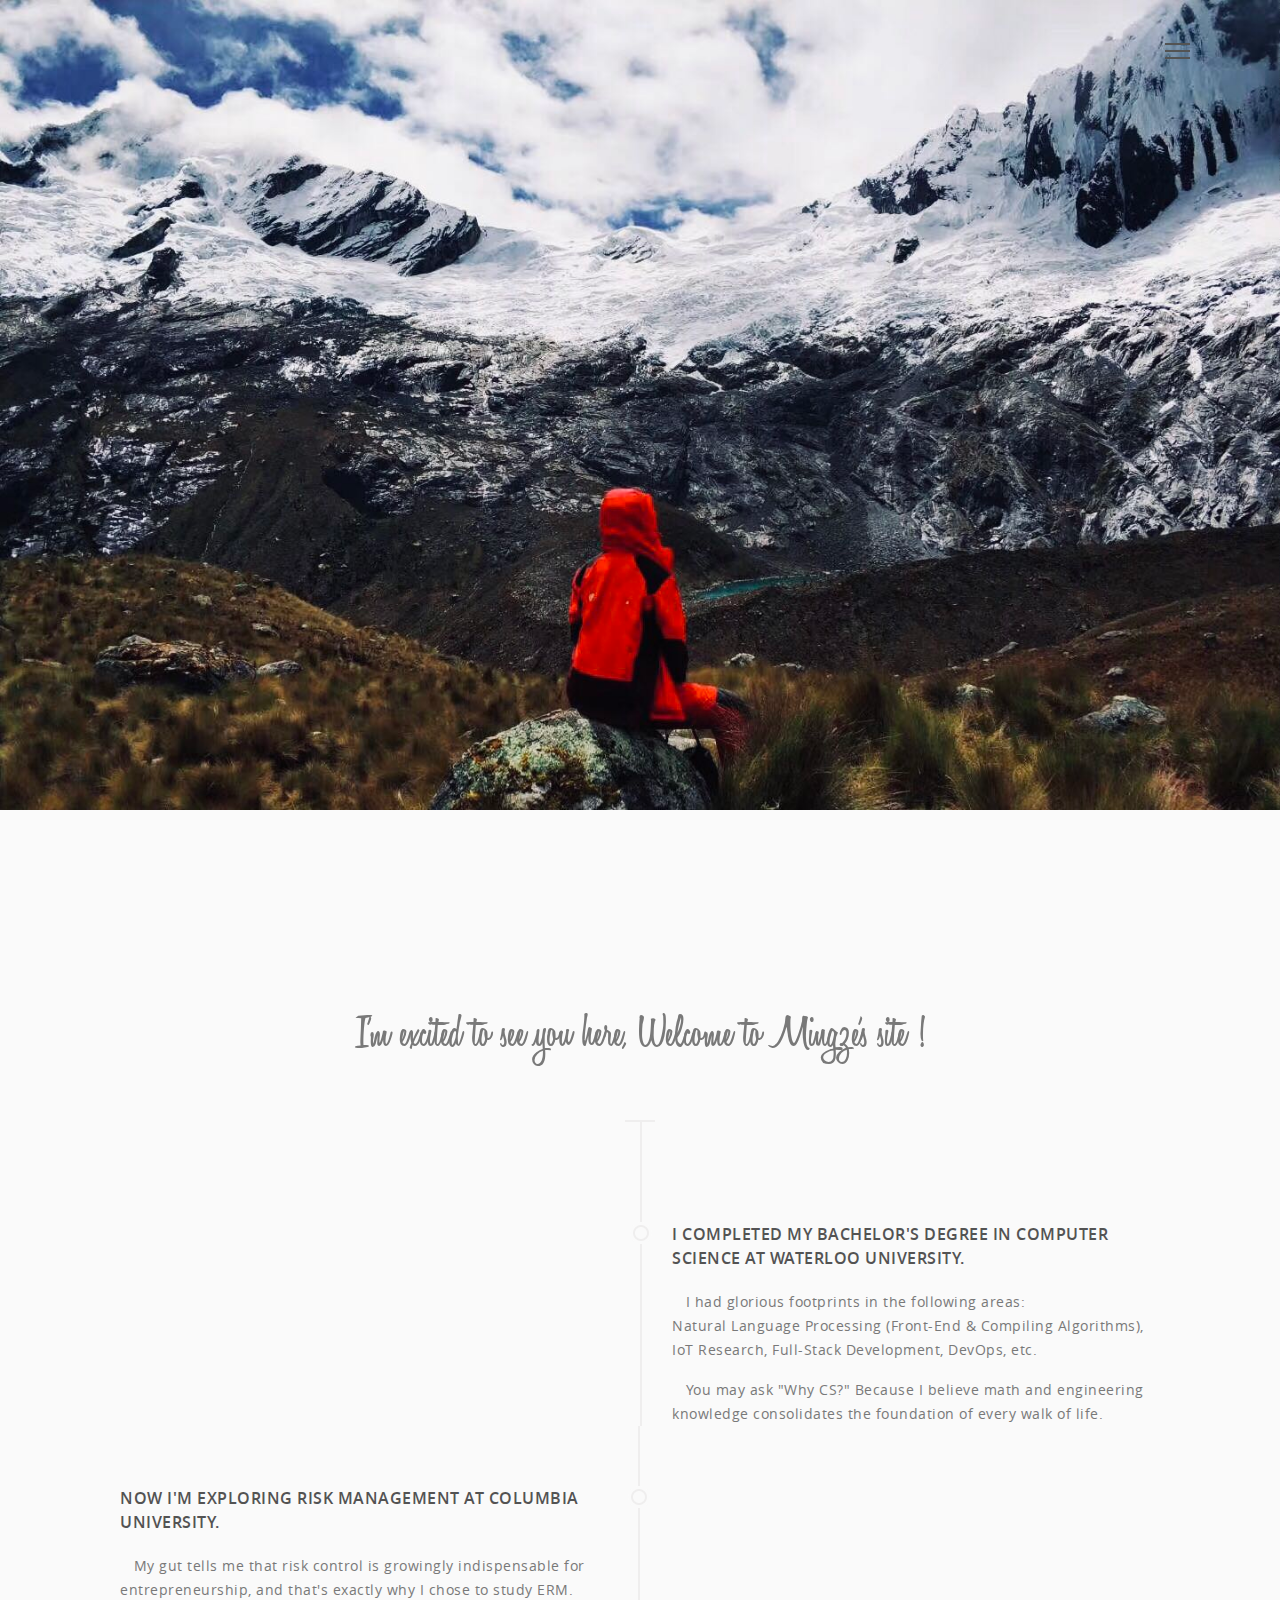
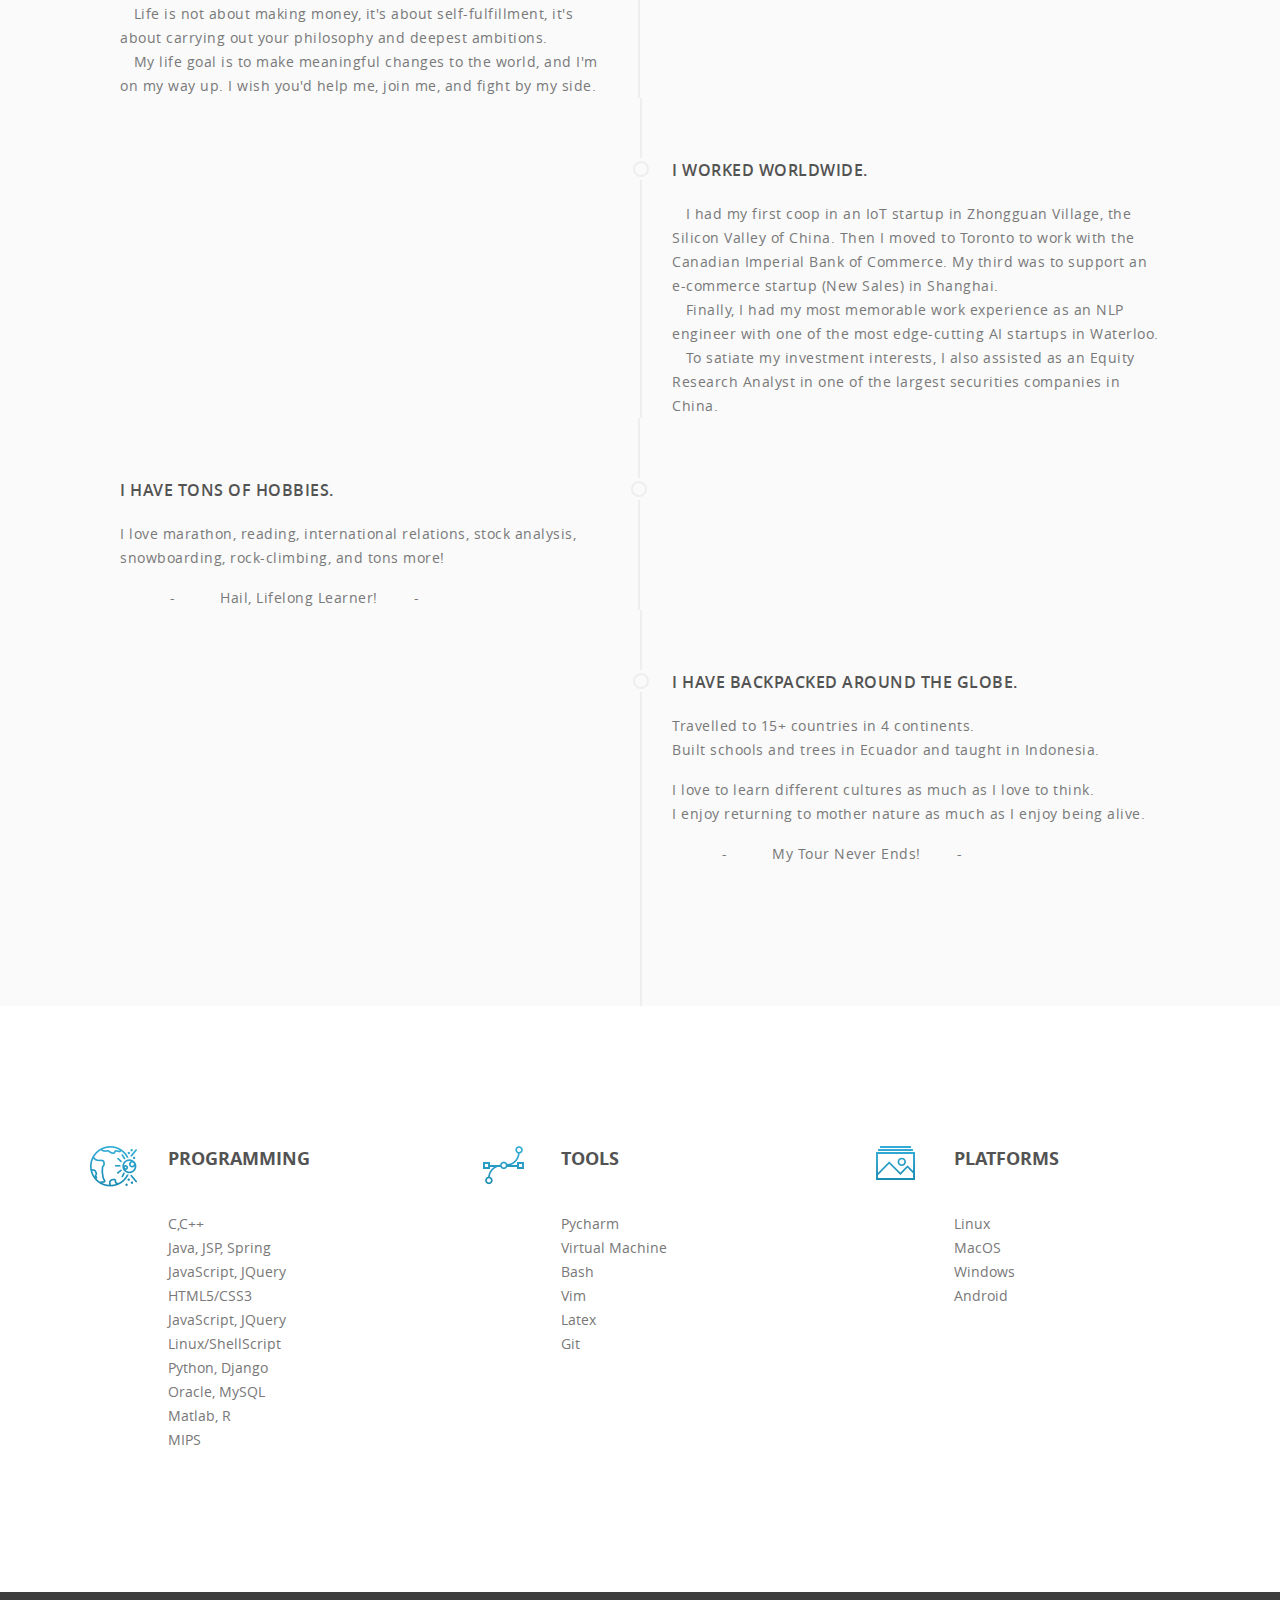
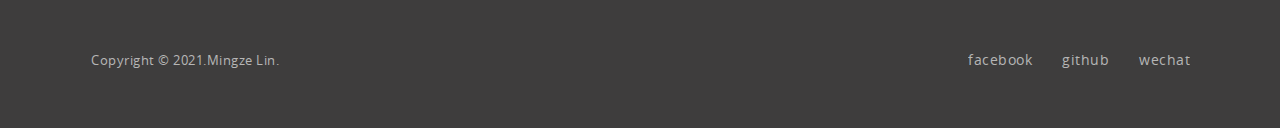
<file: index.html>
<!DOCTYPE html>
<html lang="en">
<head>
<title>Welcome</title>
<meta charset="utf-8">
<meta name="author" content="">
<meta name="description" content=""/>

<link rel="stylesheet" type="text/css" href="css/reset.css">
<link rel="stylesheet" type="text/css" href="css/main.css">

<script type="text/javascript" src="js/jquery.js"></script>
<script type="text/javascript" src="js/easing.js"></script>
<script type="text/javascript" src="js/flexslider.js"></script>
<script type="text/javascript" src="js/scrollTo.js"></script>
<script type="text/javascript" src="js/main.js"></script>
</head>
<body>

<!--  fixed header  -->
<header class="header_fixed">
	<div class="wrapper clearfix">
		<nav class="clearfix">
			<ul>
				<li><h4 onclick="onAbout()">About </h4></li>
				<li><h4 onclick="onPortfolio()">Portfolio </h4></li>
				<li><h4 onclick="onContact()">Contact </h4></li>
			</ul>
			<a href="#" class="hamburger fixed_nav" id="sitcky_menu">
				<span class="top"></span>
				<span class="middle left"></span>
				<span class="middle right"></span>
				<span class="bottom"></span>
			</a>
		</nav>
	</div>
</header><!--  end fixed header  -->


<!--  start billboard  -->
<section class="billboard">

	<!--  hero header  -->
	<header class="hero_header">
		<div class="wrapper clearfix">
			<nav class="clearfix">
				<ul>
					<li><h4 onclick="onAbout()">About </h4></li>
					<li><h4 onclick="onPortfolio()">Portfolio </h4></li>
					<li><h4 onclick="onContact()">Contact </h4></li>
				</ul>
				<a href="#" class="hamburger hero_nav" id="sitcky_menu">
					<span class="top"></span>
					<span class="middle left"></span>
					<span class="middle right"></span>
					<span class="bottom"></span>
				</a>
			</nav>
		</div>
	</header><!--  end hero header  -->

</section><!--  end billboard  -->




<!--  start about  -->
<section class="about" id="about">
	<div class="wrapper clearfix">
		<p class="about_txt">
			I'm excited to see you here,  Welcome to Mingze's site !
		</p>

		<div class="timeline">
			<hr class="hseparator"/>
			<div class="column">
				<div class="right_row first">
					<img src="img/timeline_cercle.png" alt="" title="" class="bullet_point"/>
					<h2>
						I completed my bachelor's degree in Computer Science at Waterloo University.
					</h2>
					<p>&nbsp&nbsp I had glorious footprints in the following areas: </p>
					<p>Natural Language Processing (Front-End & Compiling Algorithms), </p>
					<p>IoT Research, Full-Stack Development, DevOps, etc.</p>
					</br>
					<p>&nbsp&nbsp You may ask "Why CS?" Because I believe math and engineering knowledge consolidates the foundation of every walk of life. </p>
				</div>
			</div>


	<div class="column">
		<div class="left_row">
			<img src="img/timeline_cercle.png" alt="" title="" class="bullet_point"/>
			<h2>Now I'm exploring Risk Management at Columbia University.</h2>
			<p>&nbsp&nbsp My gut tells me that risk control is growingly indispensable for entrepreneurship, and that's exactly why I chose to study ERM. </p>
			<p>&nbsp&nbsp Life is not about making money, it's about self-fulfillment, it's about carrying out your philosophy and deepest ambitions. </p>
			<p>&nbsp&nbsp My life goal is to make meaningful changes to the world, and I'm on my way up. I wish you'd help me, join me, and fight by my side. </p>
		</div>
	</div>




			<div class="column">
				<div class="right_row">
					<img src="img/timeline_cercle.png" alt="" title="" class="bullet_point"/>
					<h2>I worked worldwide.</h2>
					<p>&nbsp&nbsp I had my first coop in an IoT startup in Zhongguan Village, the Silicon Valley of China.
						Then I moved to Toronto to work with the Canadian Imperial Bank of Commerce.
					My third was to support an e-commerce startup (New Sales) in Shanghai.</p>
						<p>
						&nbsp&nbsp Finally, I had my most memorable work experience as an NLP engineer with one of the most edge-cutting AI startups in Waterloo. </p>
						<p> &nbsp&nbsp  To satiate my investment interests, I also assisted as an Equity Research Analyst in one of the largest securities companies in China.</p>

				</div>
			</div>

			<div class="column">
				<div class="left_row">
					<img src="img/timeline_cercle.png" alt="" title="" class="bullet_point"/>
					<h2>I have TONs OF hobbies.</h2>
					<p>I love marathon, reading, international relations, stock analysis, snowboarding, rock-climbing, and tons more!</p>
					</br>
					<p>&nbsp&nbsp &nbsp&nbsp&nbsp&nbsp &nbsp&nbsp - &nbsp&nbsp &nbsp&nbsp &nbsp&nbsp  Hail, Lifelong Learner!  &nbsp&nbsp&nbsp&nbsp&nbsp&nbsp -</p>
				</div>
			</div>

			<div class="column">
				<div class="right_row last">
					<img src="img/timeline_cercle.png" alt="" title="" class="bullet_point"/>
					<h2>I have backpacked around the globe.</h2>
					<p>Travelled to 15+ countries in 4 continents.</p>
					<p>Built schools and trees in Ecuador and taught in Indonesia.</p>
					</br>
					<p>I love to learn different cultures as much as I love to think. </p>
					<p>I enjoy returning to mother nature as much as I enjoy being alive. </p>
				  </br>
					<p>&nbsp&nbsp &nbsp&nbsp&nbsp&nbsp &nbsp&nbsp - &nbsp&nbsp &nbsp&nbsp &nbsp&nbsp  My Tour Never Ends!  &nbsp&nbsp&nbsp&nbsp&nbsp&nbsp -</p>	</div>
			</div>

		</div><!--  end timeline  -->

	</div><!--  end wrapper  -->
</section><!--  end about  -->


<!--  start services  -->
<section class="services" id="services">
	<div class="wrapper clearfix">
		<article>
			<div class="service_icon">
				<img src="img/s1.png" alt="" title=""/>
			</div>
			<div class="service_info">
				<h3 class="service_title">Programming</h3>
				<p class="service_desc">C,C++ </p>
				<p class="service_desc">Java, JSP, Spring</p>
				<p class="service_desc">JavaScript, JQuery </p>
				<p class="service_desc">HTML5/CSS3 </p>
				<p class="service_desc">JavaScript, JQuery </p>
				<p class="service_desc">Linux/ShellScript </p>
				<p class="service_desc">Python, Django</p>
				<p class="service_desc">Oracle, MySQL</p>
				<p class="service_desc">Matlab, R</p>
				<p class="service_desc">MIPS</p>
			</div>
		</article>

		<article>
			<div class="service_icon">
				<img src="img/s2.png" alt="" title=""/>
			</div>
			<div class="service_info">
				<h3 class="service_title">Tools</h3>
				<p class="service_desc">Pycharm</p>
				<p class="service_desc">Virtual Machine</p>
				<p class="service_desc">Bash</p>
				<p class="service_desc">Vim</p>
				<p class="service_desc">Latex</p>
				<p class="service_desc">Git</p>
			</div>
		</article>

		<article>
			<div class="service_icon">
				<img src="img/s3.png" alt="" title=""/>
			</div>
			<div class="service_info">
				<h3 class="service_title">Platforms </h3>
				<p class="service_desc">Linux</p>
				<p class="service_desc">MacOS</p>
				<p class="service_desc">Windows</p>
				<p class="service_desc">Android</p>
			</div>
		</article>
	</div>
</section><!--  end services  -->



<!--  start footer  -->
<footer>
	<div class="wrapper clearfix">
		<div class="copyrights">
			<p>Copyright &copy; 2021.Mingze Lin.</p>
		</div>

		<div class="social">
			<ul>
				<li><a href="https://www.facebook.com/mingze.lin.37" target="_blank">facebook</a></li>
				<li><a href="https://github.com/mingzelin" target="_blank">github</a></li>
				<li><a href="img/wechat.png" target="_blank">wechat</a></li>
			</ul>
		</div>
	</div>
</footer><!--  end footer  -->

<script>
function onAbout() {location.replace("./index.html")}
function onPortfolio() {location.replace("https://github.com/mingzelin")}
function onContact() {location.replace("./contact.html")}
</script>

</body>
</html>
</file>
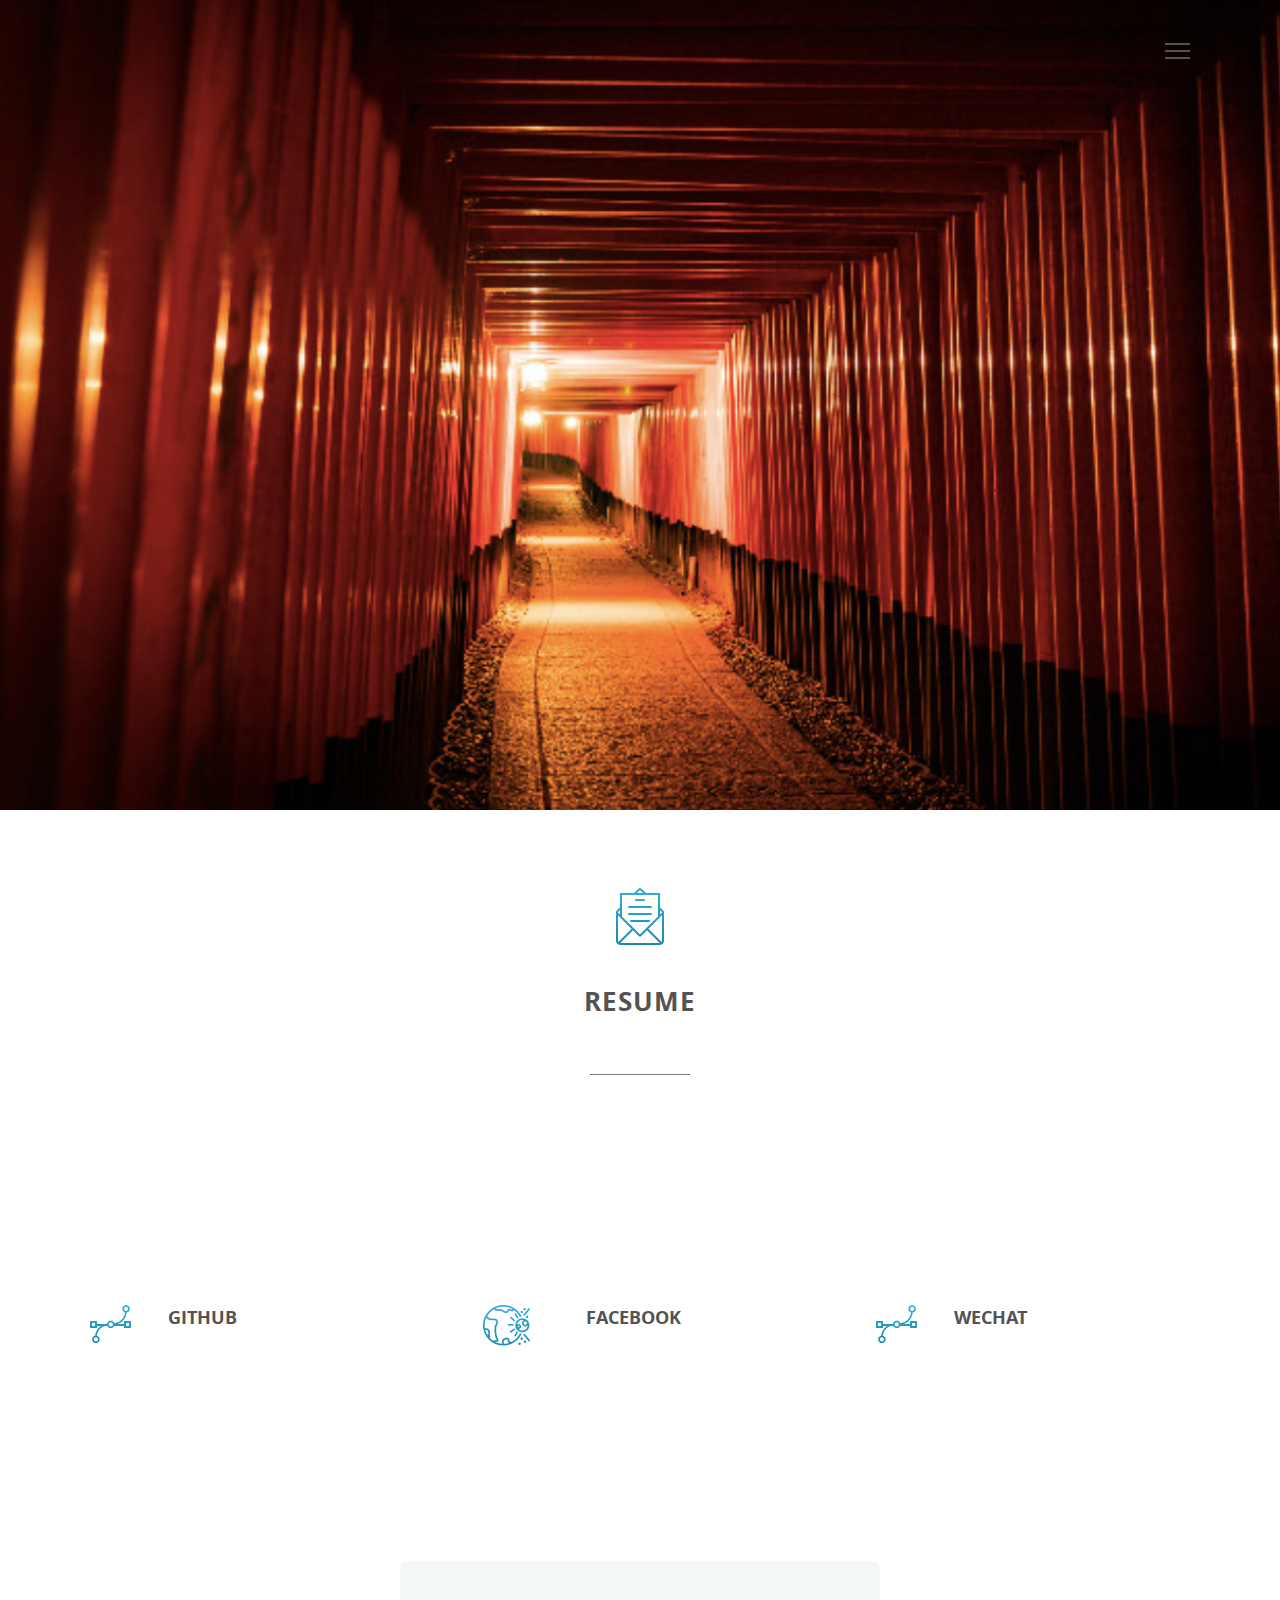
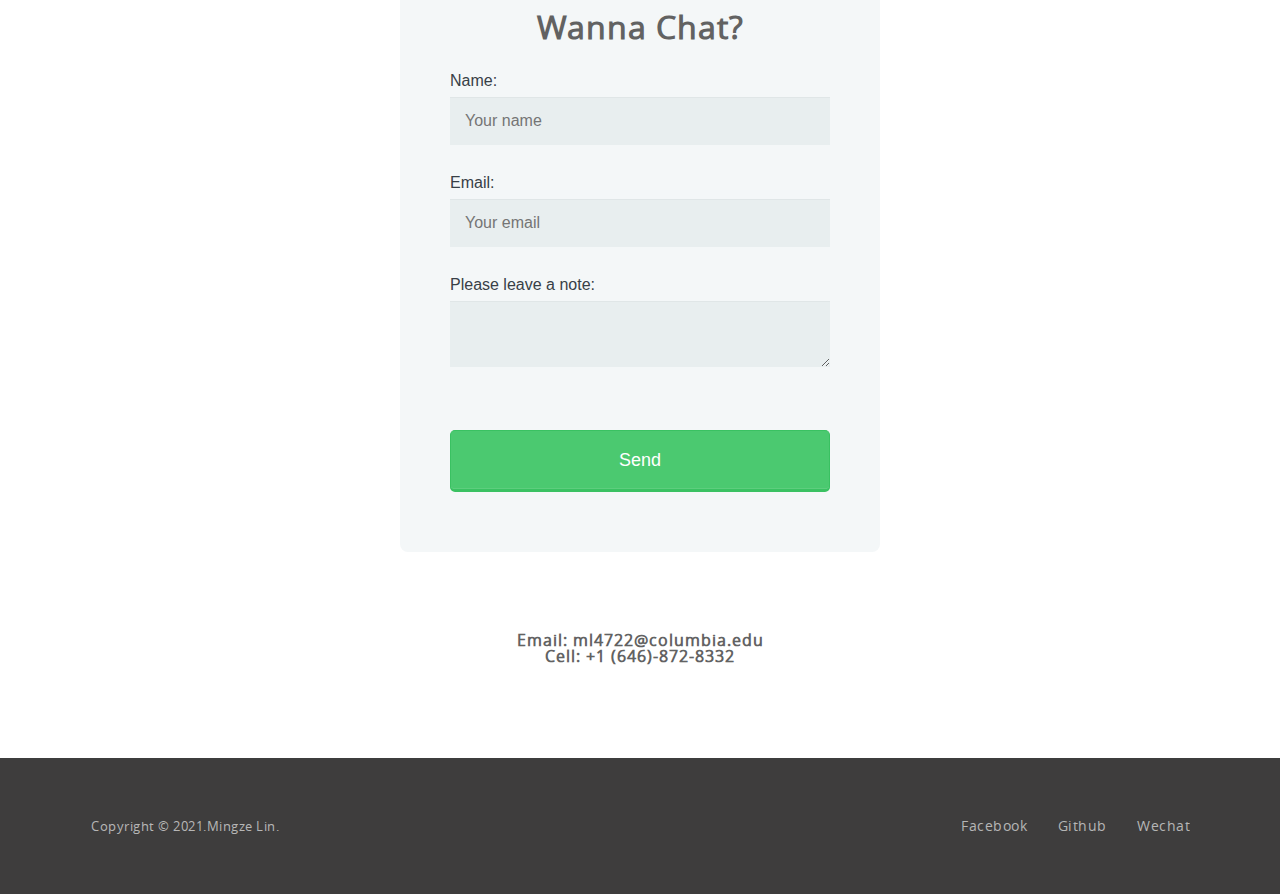
<file: contact.html>
<!DOCTYPE html>
<html lang="en">
<head>
<title>Welcome</title>
<meta charset="utf-8">
<meta name="author" content="">
<meta name="description" content=""/>

<link rel="stylesheet" type="text/css" href="css/reset.css">
<link rel="stylesheet" type="text/css" href="css/contact.css">
<link rel="stylesheet" type="text/css" href="css/msg.css">


<script type="text/javascript" src="js/jquery.js"></script>
<script type="text/javascript" src="js/easing.js"></script>
<script type="text/javascript" src="js/flexslider.js"></script>
<script type="text/javascript" src="js/scrollTo.js"></script>
<script type="text/javascript" src="js/main.js"></script>
</head>
<body>

<!--  fixed header  -->
<header class="header_fixed">
	<div class="wrapper clearfix">
		<nav class="clearfix">
			<ul>
				<li><h4 onclick="onAbout()">About </h4></li>
				<li><h4 onclick="onPortfolio()">Portfolio </h4></li>
				<li><h4 onclick="onContact()">Contact </h4></li>
			</ul>
			<a href="#" class="hamburger fixed_nav" id="sitcky_menu">
				<span class="top"></span>
				<span class="middle left"></span>
				<span class="middle right"></span>
				<span class="bottom"></span>
			</a>
		</nav>
	</div>
</header><!--  end fixed header  -->


<!--  start billboard  -->
<section class="billboard">

	<!--  hero header  -->
	<header class="hero_header">
		<div class="wrapper clearfix">
			<nav class="clearfix">
				<ul>
					<li><h4 onclick="onAbout()">About </h4></li>
					<li><h4 onclick="onPortfolio()">Portfolio </h4></li>
					<li><h4 onclick="onContact()">Contact </h4></li>
				</ul>
				<a href="#" class="hamburger hero_nav" id="sitcky_menu">
					<span class="top"></span>
					<span class="middle left"></span>
					<span class="middle right"></span>
					<span class="bottom"></span>
				</a>
			</nav>
		</div>
	</header><!--  end hero header  -->

</section><!--  end billboard  -->


<!--  start contact  -->
<section class="contact" id="contact">
	<br/><br/><br/>
	<a href="https://github.com/mingzelin/personal/raw/master/Resume.pdf" download>
		<img src="img/contact_icon.png" alt="" title=""/>
		<h2 class="title">Resume</h2>
	</a>
	<hr/>

	<!-- <br/>
	<h2 class="title">Make A Friend?</h2> -->

</section><!--  end contact  -->


<!--  start services  -->
<section class="services" id="services">
	<div class="wrapper clearfix">
		<article>
			<div class="service_icon">
				<img src="img/s2.png" alt="" title=""/>
			</div>
			<div class="service_info">
				<a href="https://github.com/mingzelin" target="_blank">
					<h3 class="service_title">GitHub</h3>
				</a>
			</div>
		</article>

		<article>
			<div class="service_icon">
				<img src="img/s1.png" alt="" title=""/>
			</div>
			<div class="service_info">
			  <a href="https://www.facebook.com/mingze.lin.37" target="_blank">
					<h3 class="service_title">&nbsp&nbsp&nbsp&nbsp&nbspFacebook</h3>
				</a>
			</div>
		</article>

		<article>
			<div class="service_icon">
				<img src="img/s2.png" alt="" title=""/>
			</div>
			<div class="service_info">
				<a href="img/wechat.png" target="_blank">
					<h3 class="service_title">WeChat </h3>
				</a>

			</div>
		</article>
	</div>
</section><!--  end services  -->


<form method="POST" action="https://formspree.io/m59lin@edu.uwaterloo.ca">

			 <h1>Wanna Chat?</h1>

			 <fieldset>
				 <label for="name">Name:</label>
				 <input type="text" id="name" name="user_name" placeholder="Your name">

				 <label for="mail">Email:</label>
				  <input type="email" id="mail" name="email" placeholder="Your email">

				 <label for="bio">Please leave a note:</label>
				 <textarea id="bio" name="user_bio"></textarea>
			 </fieldset>

			 <button type="submit">Send</button>
		 </form>




<!--  start contact  -->
<section class="contact" id="contact">
	<h4 >Email: ml4722@columbia.edu</h4>
	<h4 >Cell: +1 (646)-872-8332</h4>
	<br/><br/><br/><br/>

</section><!--  end contact  -->








<!--  start footer  -->
<footer>
	<div class="wrapper clearfix">
		<div class="copyrights">
			<p>Copyright &copy; 2021.Mingze Lin.</p>
		</div>

		<div class="social">
			<ul>
				<li><a href="https://www.facebook.com/mingze.lin.37" target="_blank">Facebook</a></li>
				<li><a href="https://github.com/mingzelin" target="_blank">Github</a></li>
				<li><a href="img/wechat.png" target="_blank">Wechat</a></li>
			</ul>
		</div>
	</div>
</footer><!--  end footer  -->



<script>
function onAbout() {location.replace("./index.html")}
function onPortfolio() {location.replace("https://github.com/mingzelin")}
function onContact() {location.replace("./contact.html")}
</script>

</body>
</html>
</file>
<file: css/main.css>
/*  Fonts  */
@font-face {
    font-family: 'opensans-regular';
    src: url('../fonts/opensans-regular.eot');
    src: url('../fonts/opensans-regular.eot?#iefix') format('embedded-opentype'),
         url('../fonts/opensans-regular.woff') format('woff'),
         url('../fonts/opensans-regular.ttf') format('truetype'),
         url('../fonts/opensans-regular.svg#opensans-regular') format('svg');
    font-weight: normal;
    font-style: normal;
}

@font-face {
    font-family: 'opensans-bold';
    src: url('../fonts/opensans-bold.eot');
    src: url('../fonts/opensans-bold.eot?#iefix') format('embedded-opentype'),
         url('../fonts/opensans-bold.woff') format('woff'),
         url('../fonts/opensans-bold.ttf') format('truetype'),
         url('../fonts/opensans-bold.svg#opensans-bold') format('svg');
    font-weight: normal;
    font-style: normal;
}

@font-face {
    font-family: 'opensans-semibold';
    src: url('../fonts/opensans-semibold.eot');
    src: url('../fonts/opensans-semibold.eot?#iefix') format('embedded-opentype'),
         url('../fonts/opensans-semibold.woff') format('woff'),
         url('../fonts/opensans-semibold.ttf') format('truetype'),
         url('../fonts/opensans-semibold.svg#opensans-semibold') format('svg');
    font-weight: normal;
    font-style: normal;
}

@font-face {
    font-family: 'honeyscript-semibold';
    src: url('../fonts/honeyscript-semibold.eot');
    src: url('../fonts/honeyscript-semibold.eot?#iefix') format('embedded-opentype'),
         url('../fonts/honeyscript-semibold.woff') format('woff'),
         url('../fonts/honeyscript-semibold.ttf') format('truetype'),
         url('../fonts/honeyscript-semibold.svg#honeyscript-semibold') format('svg');
    font-weight: normal;
    font-style: normal;
}


/*  General CSS*/
body{
    background: #fff;
}

.wrapper{
    width: 1100px;
    margin: 0 auto;
    position: relative;
}

h1, h2, h3, h4, h5 ,h6{
    color: #626262;
    font-family: "opensans-regular", arial;
    letter-spacing: 1px;
}

h1              { font-size: 2em; margin: .67em 0 }
h2              { font-size: 1.5em; margin: .75em 0 }
h3              { font-size: 1.17em; margin: .83em 0 }
h5              { font-size: .83em; margin: 1.5em 0 }
h6              { font-size: .75em; margin: 1.67em 0 }
h1, h2, h3, h4,
h5, h6          { font-weight: bolder }

.clearfix:before,
.clearfix:after {
    content: " ";
    display: table;
}
.clearfix:after {
    clear: both;
}

.clearfix {
    *zoom: 1;
}









/*  header  */
header{
    width: 100%;
    height: 100px;
    display: block;
    overflow: hidden;
}

header .header_logo{
    margin-top: 40px;
    float: left;
}

header.header_fixed{
    position: fixed;
    top: 0;
    left: 0;
}

header.header_fixed{
    background: #3e3d3d;
    z-index: 9999;
    margin-top: -100px;
}


header.shadow{
    box-shadow: 0 1px 3px #F0F0F0;
    -webkit-box-shadow: 0 1px 3px #F0F0F0;
    -moz-box-shadow: 0 1px 3px #F0F0F0;
    -o-box-shadow: 0 1px 3px #F0F0F0;
}

header.header_fixed nav,
.billboard header nav{
    float: right;
}

header.header_fixed nav ul,
.billboard header nav ul{
    display: inline-block;
    list-style: none;
    margin: 45px 36px 0 0;
    float: left;
}

header.header_fixed nav ul li,
.billboard header nav ul li{
    display: none;
    float: left;
    margin-left: 40px;
    margin-top: -10px;
}

header.header_fixed nav ul li a,
.billboard header nav ul li a{
    font-family: "opensans-regular", arial;
    font-size: 14px;
    text-decoration: none;
    letter-spacing: .5px;
}

header.header_fixed nav ul li a{
    color: #fff;
}

.billboard header nav ul li a{
    color: #535353;
}

header .hamburger,
header.header_fixed nav .hamburger{
    display: block;
    width: 25px;
    height: 16px;
    position: relative;
    float: right;
    margin-top: 43px;
    text-decoration: none;
}


header .hamburger .top,
header .hamburger .middle,
header .hamburger .bottom{
    transition:all .2s linear;
    -webkit-transition:all .2s linear;
    -moz-transition:all .2s linear;
    -o-transition:all .2s linear;
}

header .hamburger .top,
header .hamburger .middle,
header .hamburger .bottom,
header.header_fixed nav .hamburger .top,
header.header_fixed nav .hamburger .middle,
header.header_fixed nav .hamburger .bottom,
header .hamburger .left,
header .hamburger .right{
    position: absolute;
    display: block;
    width: 25px;
    height: 2px;
    right: 0;
}

header .hamburger .top,
header .hamburger .middle,
header .hamburger .bottom,
header .hamburger .left,
header .hamburger .right{
    background: #535353;
}

header.header_fixed nav .hamburger .top,
header.header_fixed nav .hamburger .middle,
header.header_fixed nav .hamburger .bottom{
    background: #fff;
}

header .hamburger .top,
header.header_fixed nav .hamburger .top{
    top: 0;
}

header .hamburger .middle,
header.header_fixed nav .hamburger .middle{
    top: 7px;
}

header .hamburger .bottom,
header.header_fixed nav .hamburger .bottom{
    bottom: 0;
}

header .hamburger.active .top,
header .hamburger.active .middle,
header .hamburger.active .bottom{
    opacity: 0;
}

header .hamburger.active .right{
    opacity: 1;
    transform:rotate(45deg);
    -webkit-transform:rotate(45deg);
    -moz-transform:rotate(45deg);
    -o-transform:rotate(45deg);
}

header .hamburger.active .left{
    opacity: 1;
    transform:rotate(-45deg);
    -webkit-transform:rotate(-45deg);
    -moz-transform:rotate(-45deg);
    -o-transform:rotate(-45deg);
}



.tlinks{text-indent:-9999px;height:0;line-height:0;font-size:0;overflow:hidden;}



/*  billboard  */
.billboard{
    width: 100%;
    height:810px;
    background: url('../img/background.jpeg') no-repeat;
    background-size: cover;
    overflow: hidden;
    position: relative;
    z-index: 5555;
}

.billboard .caption h2{
    color: #525252;
    font-family: "honeyscript-semibold", arial;
    font-size: 80px;
    font-weight: bold;
    margin: 0;
    text-align: center;
    margin-top: 200px;
}

.billboard .scroll{
    position: absolute;
    bottom: 0;
    left: 50%;
    margin-left: -12px;
}









/*  services  */
.services{
    width: 100%;
    overflow: hidden;
    padding: 140px 0;
}

.services article{
    display: block;
    width: 313px;
    float: left;
    margin-right: 80px;
}

.services article:last-child{
    margin-right: 0;
}

.services article .service_icon{
    width: 48px;
    margin-right: 30px;
    float: left;
}

.services article .service_info{
    width: 235px;
    float: right;
}

.services article .service_info h3{
    margin: 0 0 40px 0;
    color: #535353;
    font-family: "opensans-bold", arial;
    font-size: 18px;
    font-weight: bold;
    text-transform: uppercase;
    letter-spacing: 0;
    line-height: 26px;
}

.services article p.service_desc{
    color: #797878;
    font-family: "opensans-regular", arial;
    font-size: 14px;
    line-height: 24px;
}









/*  about & timeline  */
.about{
    width: 100%;
    padding: 140px 0 0 0;
    background: #fafafa;
    text-align: center;
}

.about .about_txt{
    width: 70%;
    color: #797979;
    font-family: "honeyscript-semibold", arial;
    font-size: 50px;
    margin: 60px auto;
    line-height: 50px;
}

.about .timeline hr{
    display: block;
    width: 30px;
    height: 2px;
    background: #efeeee;
    margin: 0 auto;
    border: 0;
}

.about .timeline .column{
    width: 100%;
    overflow: hidden;
    text-align: left;
}

.about .timeline .left_row{
    width: 488px;
    border-right: 2px solid #efeeee;
    float: left;
    padding: 60px 30px 0 30px;
    position: relative;
}

.about .timeline .right_row{
    width: 488px;
    float: right;
    padding: 60px 30px 0 30px;
    border-left: 2px solid #efeeee;
    position: relative;
}

.about .timeline .right_row h2,
.about .timeline .left_row h2{
    color: #535353;
    font-family: "opensans-semibold", arial;
    font-size: 16px;
    font-weight: bold;
    text-transform: uppercase;
    margin: 0 0 20px 0;
    line-height: 24px;
    letter-spacing: .5px;
}

.about .timeline .right_row p,
.about .timeline .left_row p{
    color: #797979;
    font-family: "opensans-regular", arial;
    font-size: 14px;
    line-height: 24px;
    letter-spacing: .5px;
}

.about .timeline .right_row.first,
.about .timeline .left_row.first{
    padding-top: 100px;
}

.about .timeline .right_row.last,
.about .timeline .left_row.last{
    padding-bottom: 140px;
}


.about .timeline .right_row .bullet_point{
    position: absolute;
    top: 0;
    left: 0;
    margin-top: 60px;
    margin-left: -12px;
}

.about .timeline .left_row .bullet_point{
    position: absolute;
    top: 0;
    right: 0;
    margin-top: 60px;
    margin-right: -12px;
}

.about .timeline .right_row.first .bullet_point,
.about .timeline .left_row.first .bullet_point{
    margin-top: 100px;
}


.about hr.end_timeline{
    display: block;
    width: 2px;
    height: 40px;
    border: 0;
    background: #efeeee;
    left: 50%;
}









/*  about  */
.portfolio{
    width: 100%;
    padding: 140px 0;
    overflow: hidden;
}

.title{
    margin: 0;
    text-align: center;
    color: #535353;
    font-family: "opensans-bold", arial;
    font-size: 26px;
    font-weight: bold;
    text-transform: uppercase;
}

.title span{
    color: #797979;
    font-size: 14px;
    font-family: "opensans-regular", arial;
    font-weight: normal;
    margin-left: 5px;
    text-transform: lowercase;
}

.portfolio .folio_wrapper ul li .shadow{
    width: 100%;
    height: 155px;
    list-style: none;
    background: url('../img/shadow.png');
    background-repeat: repeat-x;
    background-position: 0 0;
    position: absolute;
    z-index: 2222;
    bottom: 0;
    left: 0;
    opacity: 0;

    transition:all .2s linear;
    -webkit-transition:all .2s linear;
    -moz-transition:all .2s linear;
    -o-transition:all .2s linear;
}

.portfolio .folio_wrapper ul li article:hover .shadow{
    opacity: 1;
}

.portfolio .folio_wrapper ul li .folio_info{
    position: absolute;
    bottom: 30px;
    left: 20px;
    opacity: 0;

    transition:all .2s linear;
    -webkit-transition:all .2s linear;
    -moz-transition:all .2s linear;
    -o-transition:all .2s linear;
}

.portfolio .folio_wrapper ul li article:hover .folio_info{
    bottom: 20px;
    opacity: 1;
}

.portfolio .folio_wrapper ul li .folio_info a{
    text-decoration: none;
}

.portfolio .folio_wrapper ul li .folio_info a h2{
    color: #fff;
    font-family: "opensans-semibold", arial;
    font-size: 16px;
    font-weight: bold;
    margin: 0;
}

.portfolio .folio_wrapper ul li .folio_info a h3{
    color: #fff;
    font-family: "opensans-regular", arial;
    font-size: 12px;
    font-style: italic;
    font-weight: normal;
    margin: 10px 0 0 0;
}

.portfolio .folio_wrapper ul li .folio_img img{
    position: absolute;
    top: 0;
    left: 0;
    z-index: 1111;
}


/*----    portfolio slider  ----*/
.portfolio .flex-viewport{
    overflow: visible!important;
}

.portfolio .folio_wrapper{
    margin-top: 100px;
    overflow-x: visible!important;
}

.folio_wrapper ol.flex-control-paging li a:hover{
    cursor: pointer;
}

.folio_wrapper ol.flex-control-paging li a.flex-active{
    background: url('../img/slider_nav_active.png') no-repeat;
}

.portfolio .folio_wrapper ul li{
    display: block;
    width: 313px;
    height: 310px;
    list-style: none;
    position: relative;
    float: left;
    overflow: hidden;
    margin-right: 80px;
}

.portfolio .folio_wrapper ul li:last-child{
    margin-right: 0;
}

/*  pagination */
.folio_wrapper ol.flex-control-paging{
    overflow: hidden;
    list-style: none;
    text-align: center;
    margin-top: 80px;
}

.folio_wrapper ol.flex-control-paging li{
    display: inline-block;
    margin-right: 10px;
}

.folio_wrapper ol.flex-control-paging li a{
    display: block;
    width: 10px;
    height: 10px;
    background: url('../img/slider_nav_inactive.png') no-repeat;
    overflow: hidden;
    text-indent: -5555px;

    transition:all .2s linear;
    -webkit-transition:all .2s linear;
    -moz-transition:all .2s linear;
    -o-transition:all .2s linear;
}









/*  testimonials  */
.testimonials{
    padding: 140px 0;
    overflow: hidden;
    background: #fafafa;
}

.testimonials .testimonials_wrapper{
    display: block;
    overflow: hidden;
    margin-top: 100px;
}

.testimonials .testimonials_wrapper article{
    width: 313px;
    float: left;
    margin-right: 80px;
    text-align: center;
}

.testimonials .testimonials_wrapper article:last-child{
    margin-right: 0;
}

.testimonials .testimonials_wrapper article .author{
    margin: 20px 0 0 0;
    color: #666;
    font-family: "opensans-semibold", arial;
    font-size: 16px;
    font-weight: bold;
    text-transform: uppercase;
}

.testimonials .testimonials_wrapper .testimonial{
    padding: 46px 20px;
    border: 1px solid #e3e3e3;
    position: relative;
    margin-top: 60px;
}

.testimonials .testimonials_wrapper .testimonial .arrow{
    display: inline-block;
    width: 13px;
    height: 9px;
    background: url('../img/testimonial_arrow.png') no-repeat;
    position: absolute;
    top: 0;
    left: 50%;
    margin-left: -6px;
    margin-top: -7px;
}

.testimonials .testimonials_wrapper .testimonial p{
    color: #797979;
    font-family: "opensans-regular", arial;
    font-size: 14px;
    line-height: 28px;
}









/**  contact  **/
.contact{
    padding: 140px 0;
    overflow: hidden;
    text-align: center;
}

.contact .title{
    font-style: 26px;
    margin-top: 40px;
}

.contact hr{
    display: block;
    border: 0;
    width: 100px;
    height: 1px;
    background: #797979;
    margin: 60px auto;
}

.contact .email,
.contact .phone{
    color: #4badcf;
    font-family: "opensans-semibold", arial;
    font-size: 40px;
    font-weight: bold;
    font-style: italic;
    letter-spacing: 2px;
}

.contact .email{
    margin-bottom: 40px;
}









/**  footer  **/
footer{
    width: 100%;
    padding: 60px 0;
    background: #3e3d3d;
}

footer .copyrights{
    float: left;
}

footer .copyrights p{
    display: inline-block;
    color: #b6b6b6;
    font-family: "opensans-regular", arial;
    font-size: 13px;
    margin-left: 1px;
    letter-spacing: .5px;
}

footer .copyrights a{
    color: #d7d7d7;
    font-family: "opensans-semibold", arial;
    font-weight: bold;
    text-decoration: none;

    transition:all .2s linear;
    -webkit-transition:all .2s linear;
    -moz-transition:all .2s linear;
    -o-transition:all .2s linear;
}

footer .copyrights a:hover{
    color: #ffffff;
}

footer .social{
    float: right;
}

footer .social ul{
    list-style: none;
    overflow: hidden;
}


footer .social ul li{
    display: inline-block;
    margin-right: 26px;
    letter-spacing: .5px;
}

footer .social ul li:last-child{
    margin-right: 0;
}

footer .social ul li a{
    color: #b5b5b5;
    font-family: "opensans-regular", arial;
    font-size: 14px;
    text-decoration: none;

    transition:all .2s linear;
    -webkit-transition:all .2s linear;
    -moz-transition:all .2s linear;
    -o-transition:all .2s linear;
}

footer .social ul li a:hover{
    color: #fff;
}
</file>
<file: css/contact.css>
/*  Fonts  */
@font-face {
    font-family: 'opensans-regular';
    src: url('../fonts/opensans-regular.eot');
    src: url('../fonts/opensans-regular.eot?#iefix') format('embedded-opentype'),
         url('../fonts/opensans-regular.woff') format('woff'),
         url('../fonts/opensans-regular.ttf') format('truetype'),
         url('../fonts/opensans-regular.svg#opensans-regular') format('svg');
    font-weight: normal;
    font-style: normal;
}

@font-face {
    font-family: 'opensans-bold';
    src: url('../fonts/opensans-bold.eot');
    src: url('../fonts/opensans-bold.eot?#iefix') format('embedded-opentype'),
         url('../fonts/opensans-bold.woff') format('woff'),
         url('../fonts/opensans-bold.ttf') format('truetype'),
         url('../fonts/opensans-bold.svg#opensans-bold') format('svg');
    font-weight: normal;
    font-style: normal;
}

@font-face {
    font-family: 'opensans-semibold';
    src: url('../fonts/opensans-semibold.eot');
    src: url('../fonts/opensans-semibold.eot?#iefix') format('embedded-opentype'),
         url('../fonts/opensans-semibold.woff') format('woff'),
         url('../fonts/opensans-semibold.ttf') format('truetype'),
         url('../fonts/opensans-semibold.svg#opensans-semibold') format('svg');
    font-weight: normal;
    font-style: normal;
}

@font-face {
    font-family: 'honeyscript-semibold';
    src: url('../fonts/honeyscript-semibold.eot');
    src: url('../fonts/honeyscript-semibold.eot?#iefix') format('embedded-opentype'),
         url('../fonts/honeyscript-semibold.woff') format('woff'),
         url('../fonts/honeyscript-semibold.ttf') format('truetype'),
         url('../fonts/honeyscript-semibold.svg#honeyscript-semibold') format('svg');
    font-weight: normal;
    font-style: normal;
}


/*  General CSS*/
body{
    background: #fff;
}

.wrapper{
    width: 1100px;
    margin: 0 auto;
    position: relative;
}

h1, h2, h3, h4, h5 ,h6{
    color: #626262;
    font-family: "opensans-regular", arial;
    letter-spacing: 1px;
}

h1              { font-size: 2em; margin: .67em 0 }
h2              { font-size: 1.5em; margin: .75em 0 }
h3              { font-size: 1.17em; margin: .83em 0 }
h5              { font-size: .83em; margin: 1.5em 0 }
h6              { font-size: .75em; margin: 1.67em 0 }
h1, h2, h3, h4,
h5, h6          { font-weight: bolder }

.clearfix:before,
.clearfix:after {
    content: " ";
    display: table;
}
.clearfix:after {
    clear: both;
}

.clearfix {
    *zoom: 1;
}









/*  header  */
header{
    width: 100%;
    height: 100px;
    display: block;
    overflow: hidden;
}

header .header_logo{
    margin-top: 40px;
    float: left;
}

header.header_fixed{
    position: fixed;
    top: 0;
    left: 0;
}

header.header_fixed{
    background: #3e3d3d;
    z-index: 9999;
    margin-top: -100px;
}


header.shadow{
    box-shadow: 0 1px 3px #F0F0F0;
    -webkit-box-shadow: 0 1px 3px #F0F0F0;
    -moz-box-shadow: 0 1px 3px #F0F0F0;
    -o-box-shadow: 0 1px 3px #F0F0F0;
}

header.header_fixed nav,
.billboard header nav{
    float: right;
}

header.header_fixed nav ul,
.billboard header nav ul{
    display: inline-block;
    list-style: none;
    margin: 45px 36px 0 0;
    float: left;
}

header.header_fixed nav ul li,
.billboard header nav ul li{
    display: none;
    float: left;
    margin-left: 40px;
    margin-top: -10px;
}

header.header_fixed nav ul li a,
.billboard header nav ul li a{
    font-family: "opensans-regular", arial;
    font-size: 14px;
    text-decoration: none;
    letter-spacing: .5px;
}

header.header_fixed nav ul li a{
    color: #fff;
}

.billboard header nav ul li a{
    color: #535353;
}

header .hamburger,
header.header_fixed nav .hamburger{
    display: block;
    width: 25px;
    height: 16px;
    position: relative;
    float: right;
    margin-top: 43px;
    text-decoration: none;
}


header .hamburger .top,
header .hamburger .middle,
header .hamburger .bottom{
    transition:all .2s linear;
    -webkit-transition:all .2s linear;
    -moz-transition:all .2s linear;
    -o-transition:all .2s linear;
}

header .hamburger .top,
header .hamburger .middle,
header .hamburger .bottom,
header.header_fixed nav .hamburger .top,
header.header_fixed nav .hamburger .middle,
header.header_fixed nav .hamburger .bottom,
header .hamburger .left,
header .hamburger .right{
    position: absolute;
    display: block;
    width: 25px;
    height: 2px;
    right: 0;
}

header .hamburger .top,
header .hamburger .middle,
header .hamburger .bottom,
header .hamburger .left,
header .hamburger .right{
    background: #535353;
}

header.header_fixed nav .hamburger .top,
header.header_fixed nav .hamburger .middle,
header.header_fixed nav .hamburger .bottom{
    background: #fff;
}

header .hamburger .top,
header.header_fixed nav .hamburger .top{
    top: 0;
}

header .hamburger .middle,
header.header_fixed nav .hamburger .middle{
    top: 7px;
}

header .hamburger .bottom,
header.header_fixed nav .hamburger .bottom{
    bottom: 0;
}

header .hamburger.active .top,
header .hamburger.active .middle,
header .hamburger.active .bottom{
    opacity: 0;
}

header .hamburger.active .right{
    opacity: 1;
    transform:rotate(45deg);
    -webkit-transform:rotate(45deg);
    -moz-transform:rotate(45deg);
    -o-transform:rotate(45deg);
}

header .hamburger.active .left{
    opacity: 1;
    transform:rotate(-45deg);
    -webkit-transform:rotate(-45deg);
    -moz-transform:rotate(-45deg);
    -o-transform:rotate(-45deg);
}



.tlinks{text-indent:-9999px;height:0;line-height:0;font-size:0;overflow:hidden;}



/*  billboard  */
.billboard{
    width: 100%;
    height:810px;
    background: url('../img/tori.png') no-repeat;
    background-size: cover;
    overflow: hidden;
    position: relative;
    z-index: 5555;
}

.billboard .caption h2{
    color: #525252;
    font-family: "honeyscript-semibold", arial;
    font-size: 80px;
    font-weight: bold;
    margin: 0;
    text-align: center;
    margin-top: 200px;
}

.billboard .scroll{
    position: absolute;
    bottom: 0;
    left: 50%;
    margin-left: -12px;
}









/*  services  */
.services{
    width: 100%;
    overflow: hidden;
    padding: 140px 0;
}

.services article{
    display: block;
    width: 313px;
    float: left;
    margin-right: 80px;
}

.services article:last-child{
    margin-right: 0;
}

.services article .service_icon{
    width: 48px;
    margin-right: 30px;
    float: left;
}

.services article .service_info{
    width: 235px;
    float: right;
}

.services article .service_info h3{
    margin: 0 0 40px 0;
    color: #535353;
    font-family: "opensans-bold", arial;
    font-size: 18px;
    font-weight: bold;
    text-transform: uppercase;
    letter-spacing: 0;
    line-height: 26px;
}

.services article p.service_desc{
    color: #797878;
    font-family: "opensans-regular", arial;
    font-size: 14px;
    line-height: 24px;
}









/*  about & timeline  */
.about{
    width: 100%;
    padding: 140px 0 0 0;
    background: #fafafa;
    text-align: center;
}

.about .about_txt{
    width: 70%;
    color: #797979;
    font-family: "honeyscript-semibold", arial;
    font-size: 50px;
    margin: 60px auto;
    line-height: 50px;
}

.about .timeline hr{
    display: block;
    width: 30px;
    height: 2px;
    background: #efeeee;
    margin: 0 auto;
    border: 0;
}

.about .timeline .column{
    width: 100%;
    overflow: hidden;
    text-align: left;
}

.about .timeline .left_row{
    width: 488px;
    border-right: 2px solid #efeeee;
    float: left;
    padding: 60px 30px 0 30px;
    position: relative;
}

.about .timeline .right_row{
    width: 488px;
    float: right;
    padding: 60px 30px 0 30px;
    border-left: 2px solid #efeeee;
    position: relative;
}

.about .timeline .right_row h2,
.about .timeline .left_row h2{
    color: #535353;
    font-family: "opensans-semibold", arial;
    font-size: 16px;
    font-weight: bold;
    text-transform: uppercase;
    margin: 0 0 20px 0;
    line-height: 24px;
    letter-spacing: .5px;
}

.about .timeline .right_row p,
.about .timeline .left_row p{
    color: #797979;
    font-family: "opensans-regular", arial;
    font-size: 14px;
    line-height: 24px;
    letter-spacing: .5px;
}

.about .timeline .right_row.first,
.about .timeline .left_row.first{
    padding-top: 100px;
}

.about .timeline .right_row.last,
.about .timeline .left_row.last{
    padding-bottom: 140px;
}


.about .timeline .right_row .bullet_point{
    position: absolute;
    top: 0;
    left: 0;
    margin-top: 60px;
    margin-left: -12px;
}

.about .timeline .left_row .bullet_point{
    position: absolute;
    top: 0;
    right: 0;
    margin-top: 60px;
    margin-right: -12px;
}

.about .timeline .right_row.first .bullet_point,
.about .timeline .left_row.first .bullet_point{
    margin-top: 100px;
}


.about hr.end_timeline{
    display: block;
    width: 2px;
    height: 40px;
    border: 0;
    background: #efeeee;
    left: 50%;
}









/*  about  */
.portfolio{
    width: 100%;
    padding: 140px 0;
    overflow: hidden;
}

.title{
    margin: 0;
    text-align: center;
    color: #535353;
    font-family: "opensans-bold", arial;
    font-size: 26px;
    font-weight: bold;
    text-transform: uppercase;
}

.title span{
    color: #797979;
    font-size: 14px;
    font-family: "opensans-regular", arial;
    font-weight: normal;
    margin-left: 5px;
    text-transform: lowercase;
}

.portfolio .folio_wrapper ul li .shadow{
    width: 100%;
    height: 155px;
    list-style: none;
    background: url('../img/shadow.png');
    background-repeat: repeat-x;
    background-position: 0 0;
    position: absolute;
    z-index: 2222;
    bottom: 0;
    left: 0;
    opacity: 0;

    transition:all .2s linear;
    -webkit-transition:all .2s linear;
    -moz-transition:all .2s linear;
    -o-transition:all .2s linear;
}

.portfolio .folio_wrapper ul li article:hover .shadow{
    opacity: 1;
}

.portfolio .folio_wrapper ul li .folio_info{
    position: absolute;
    bottom: 30px;
    left: 20px;
    opacity: 0;

    transition:all .2s linear;
    -webkit-transition:all .2s linear;
    -moz-transition:all .2s linear;
    -o-transition:all .2s linear;
}

.portfolio .folio_wrapper ul li article:hover .folio_info{
    bottom: 20px;
    opacity: 1;
}

.portfolio .folio_wrapper ul li .folio_info a{
    text-decoration: none;
}

.portfolio .folio_wrapper ul li .folio_info a h2{
    color: #fff;
    font-family: "opensans-semibold", arial;
    font-size: 16px;
    font-weight: bold;
    margin: 0;
}

.portfolio .folio_wrapper ul li .folio_info a h3{
    color: #fff;
    font-family: "opensans-regular", arial;
    font-size: 12px;
    font-style: italic;
    font-weight: normal;
    margin: 10px 0 0 0;
}

.portfolio .folio_wrapper ul li .folio_img img{
    position: absolute;
    top: 0;
    left: 0;
    z-index: 1111;
}


/*----    portfolio slider  ----*/
.portfolio .flex-viewport{
    overflow: visible!important;
}

.portfolio .folio_wrapper{
    margin-top: 100px;
    overflow-x: visible!important;
}

.folio_wrapper ol.flex-control-paging li a:hover{
    cursor: pointer;
}

.folio_wrapper ol.flex-control-paging li a.flex-active{
    background: url('../img/slider_nav_active.png') no-repeat;
}

.portfolio .folio_wrapper ul li{
    display: block;
    width: 313px;
    height: 310px;
    list-style: none;
    position: relative;
    float: left;
    overflow: hidden;
    margin-right: 80px;
}

.portfolio .folio_wrapper ul li:last-child{
    margin-right: 0;
}

/*  pagination */
.folio_wrapper ol.flex-control-paging{
    overflow: hidden;
    list-style: none;
    text-align: center;
    margin-top: 80px;
}

.folio_wrapper ol.flex-control-paging li{
    display: inline-block;
    margin-right: 10px;
}

.folio_wrapper ol.flex-control-paging li a{
    display: block;
    width: 10px;
    height: 10px;
    background: url('../img/slider_nav_inactive.png') no-repeat;
    overflow: hidden;
    text-indent: -5555px;

    transition:all .2s linear;
    -webkit-transition:all .2s linear;
    -moz-transition:all .2s linear;
    -o-transition:all .2s linear;
}









/*  testimonials  */
.testimonials{
    padding: 140px 0;
    overflow: hidden;
    background: #fafafa;
}

.testimonials .testimonials_wrapper{
    display: block;
    overflow: hidden;
    margin-top: 100px;
}

.testimonials .testimonials_wrapper article{
    width: 313px;
    float: left;
    margin-right: 80px;
    text-align: center;
}

.testimonials .testimonials_wrapper article:last-child{
    margin-right: 0;
}

.testimonials .testimonials_wrapper article .author{
    margin: 20px 0 0 0;
    color: #666;
    font-family: "opensans-semibold", arial;
    font-size: 16px;
    font-weight: bold;
    text-transform: uppercase;
}

.testimonials .testimonials_wrapper .testimonial{
    padding: 46px 20px;
    border: 1px solid #e3e3e3;
    position: relative;
    margin-top: 60px;
}

.testimonials .testimonials_wrapper .testimonial .arrow{
    display: inline-block;
    width: 13px;
    height: 9px;
    background: url('../img/testimonial_arrow.png') no-repeat;
    position: absolute;
    top: 0;
    left: 50%;
    margin-left: -6px;
    margin-top: -7px;
}

.testimonials .testimonials_wrapper .testimonial p{
    color: #797979;
    font-family: "opensans-regular", arial;
    font-size: 14px;
    line-height: 28px;
}









/**  contact  **/
.contact{
    padding: 30px 0;
    overflow: hidden;
    text-align: center;
}

.contact .title{
    font-style: 26px;
    margin-top: 40px;
}

.contact hr{
    display: block;
    border: 0;
    width: 100px;
    height: 1px;
    background: #797979;
    margin: 60px auto;
}

.contact .email,
.contact .phone{
    color: #4badcf;
    font-family: "opensans-semibold", arial;
    font-size: 40px;
    font-weight: bold;
    font-style: italic;
    letter-spacing: 2px;
}

.contact .email{
    margin-bottom: 40px;
}









/**  footer  **/
footer{
    width: 100%;
    padding: 60px 0;
    background: #3e3d3d;
}

footer .copyrights{
    float: left;
}

footer .copyrights p{
    display: inline-block;
    color: #b6b6b6;
    font-family: "opensans-regular", arial;
    font-size: 13px;
    margin-left: 1px;
    letter-spacing: .5px;
}

footer .copyrights a{
    color: #d7d7d7;
    font-family: "opensans-semibold", arial;
    font-weight: bold;
    text-decoration: none;

    transition:all .2s linear;
    -webkit-transition:all .2s linear;
    -moz-transition:all .2s linear;
    -o-transition:all .2s linear;
}

footer .copyrights a:hover{
    color: #ffffff;
}

footer .social{
    float: right;
}

footer .social ul{
    list-style: none;
    overflow: hidden;
}


footer .social ul li{
    display: inline-block;
    margin-right: 26px;
    letter-spacing: .5px;
}

footer .social ul li:last-child{
    margin-right: 0;
}

footer .social ul li a{
    color: #b5b5b5;
    font-family: "opensans-regular", arial;
    font-size: 14px;
    text-decoration: none;

    transition:all .2s linear;
    -webkit-transition:all .2s linear;
    -moz-transition:all .2s linear;
    -o-transition:all .2s linear;
}

footer .social ul li a:hover{
    color: #fff;
}
</file>
<file: css/msg.css>
*, *:before, *:after {
  -moz-box-sizing: border-box;
  -webkit-box-sizing: border-box;
  box-sizing: border-box;
}

body {
  font-family: 'Nunito', sans-serif;
  color: #384047;
}

form {
  max-width: 300px;
  margin: 50px auto;
  padding: 50px 50px;
  background: #f4f7f8;
  border-radius: 8px;
}

h1 {
  margin: 0 0 30px 0;
  text-align: center;
}

input[type="text"],
input[type="password"],
input[type="date"],
input[type="datetime"],
input[type="email"],
input[type="number"],
input[type="search"],
input[type="tel"],
input[type="time"],
input[type="url"],
textarea,
select {
  background: rgba(255,255,255,0.1);
  border: none;
  font-size: 16px;
  height: auto;
  margin: 0;
  outline: 0;
  padding: 15px;
  width: 100%;
  background-color: #e8eeef;
  color: #8a97a0;
  box-shadow: 0 1px 0 rgba(0,0,0,0.03) inset;
  margin-bottom: 30px;
}

input[type="radio"],
input[type="checkbox"] {
  margin: 0 4px 8px 0;
}

select {
  padding: 6px;
  height: 32px;
  border-radius: 2px;
}

button {
  padding: 19px 39px 18px 39px;
  color: #FFF;
  background-color: #4bc970;
  font-size: 18px;
  text-align: center;
  font-style: normal;
  border-radius: 5px;
  width: 100%;
  border: 1px solid #3ac162;
  border-width: 1px 1px 3px;
  box-shadow: 0 -1px 0 rgba(255,255,255,0.1) inset;
  margin-bottom: 10px;
}

fieldset {
  margin-bottom: 30px;
  border: none;
}

legend {
  font-size: 1.4em;
  margin-bottom: 10px;
}

label {
  display: block;
  margin-bottom: 8px;
}

label.light {
  font-weight: 300;
  display: inline;
}

.number {
  background-color: #5fcf80;
  color: #fff;
  height: 30px;
  width: 30px;
  display: inline-block;
  font-size: 0.8em;
  margin-right: 4px;
  line-height: 30px;
  text-align: center;
  text-shadow: 0 1px 0 rgba(255,255,255,0.2);
  border-radius: 100%;
}

@media screen and (min-width: 480px) {

  form {
    max-width: 480px;
  }

}
</file>
